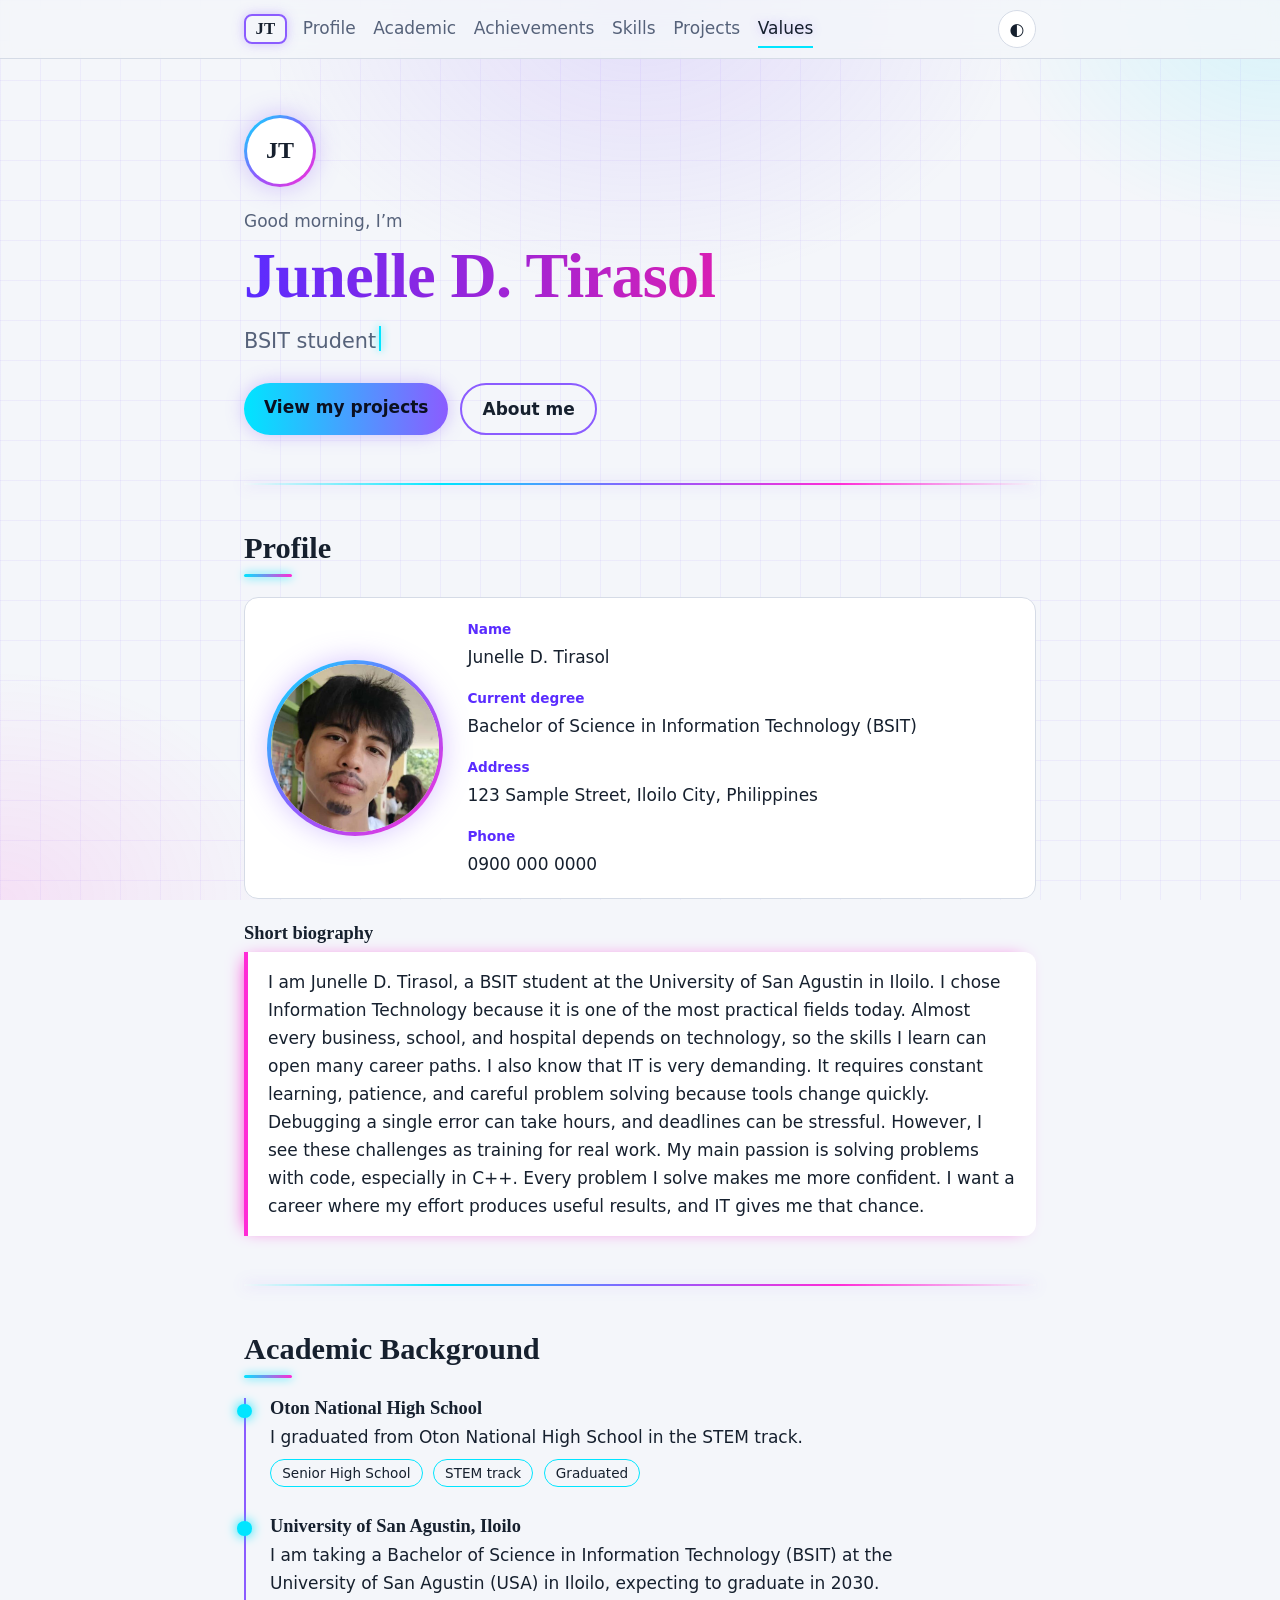
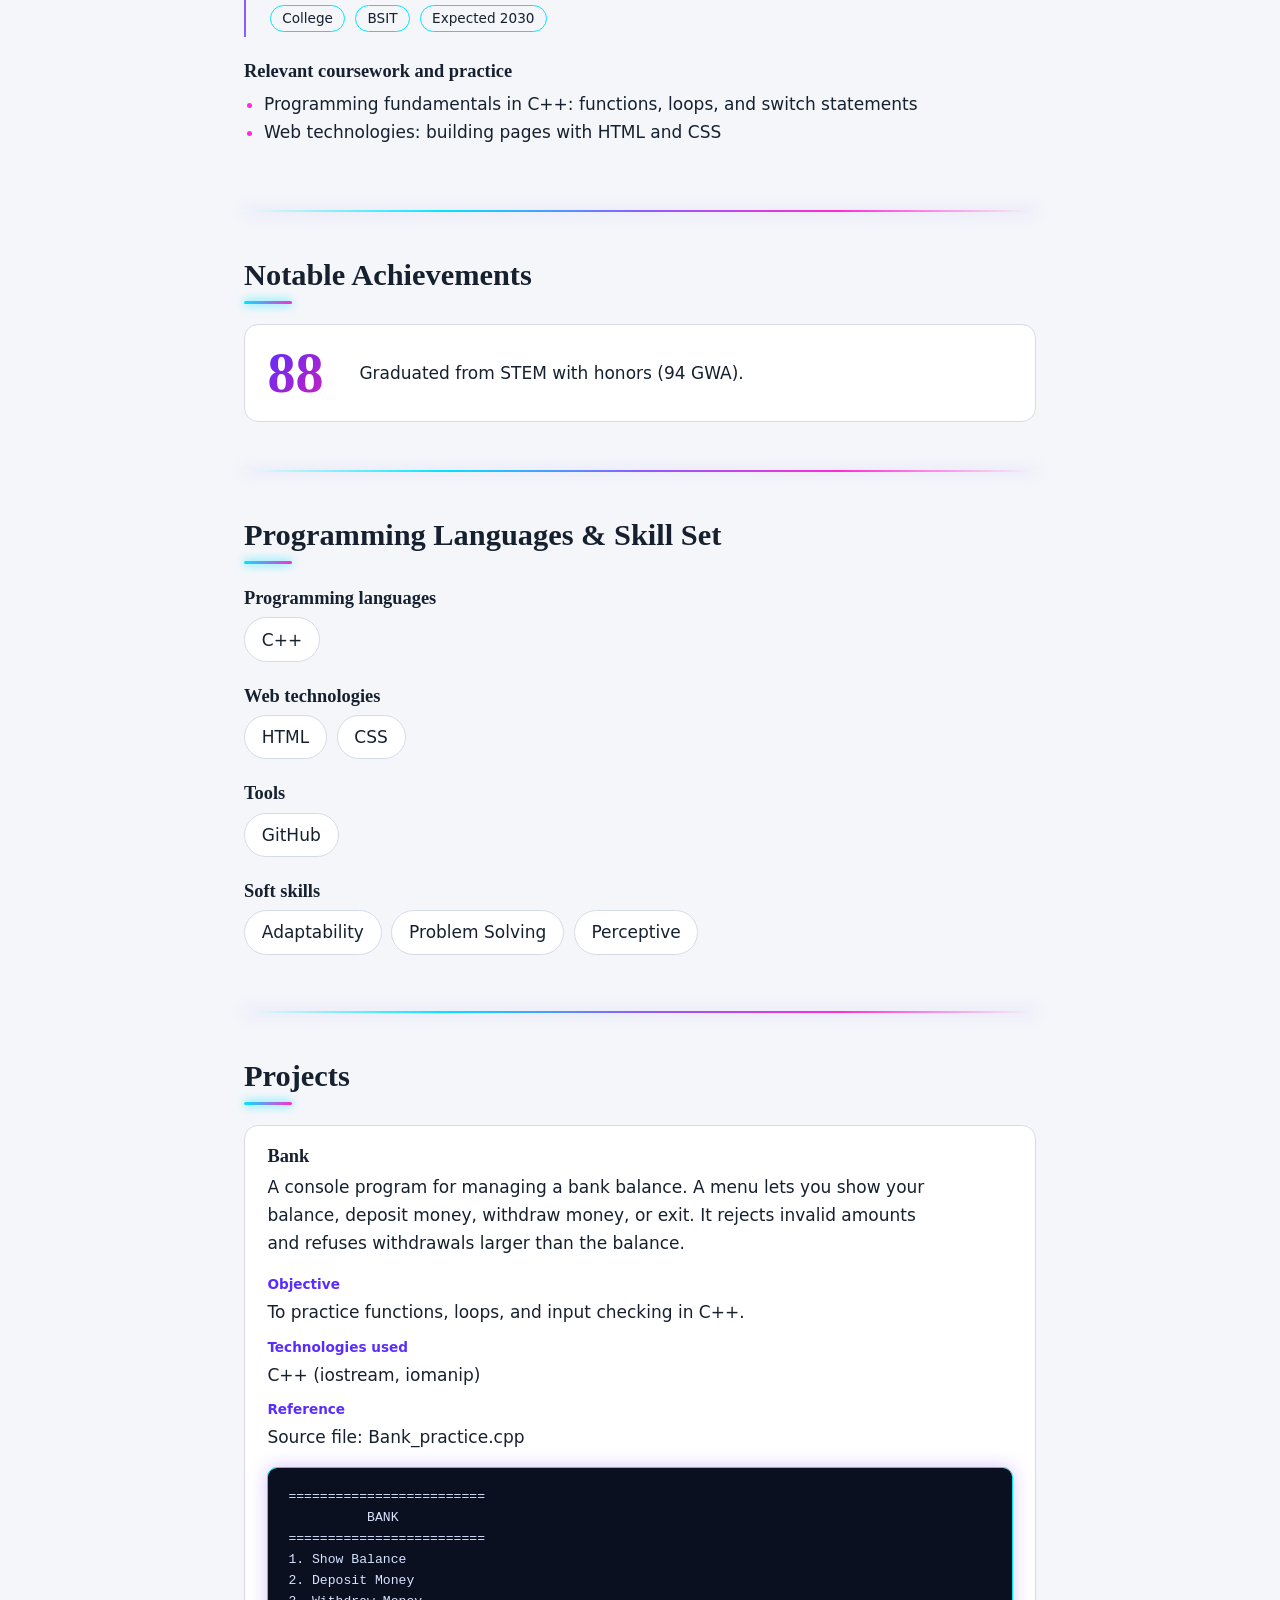
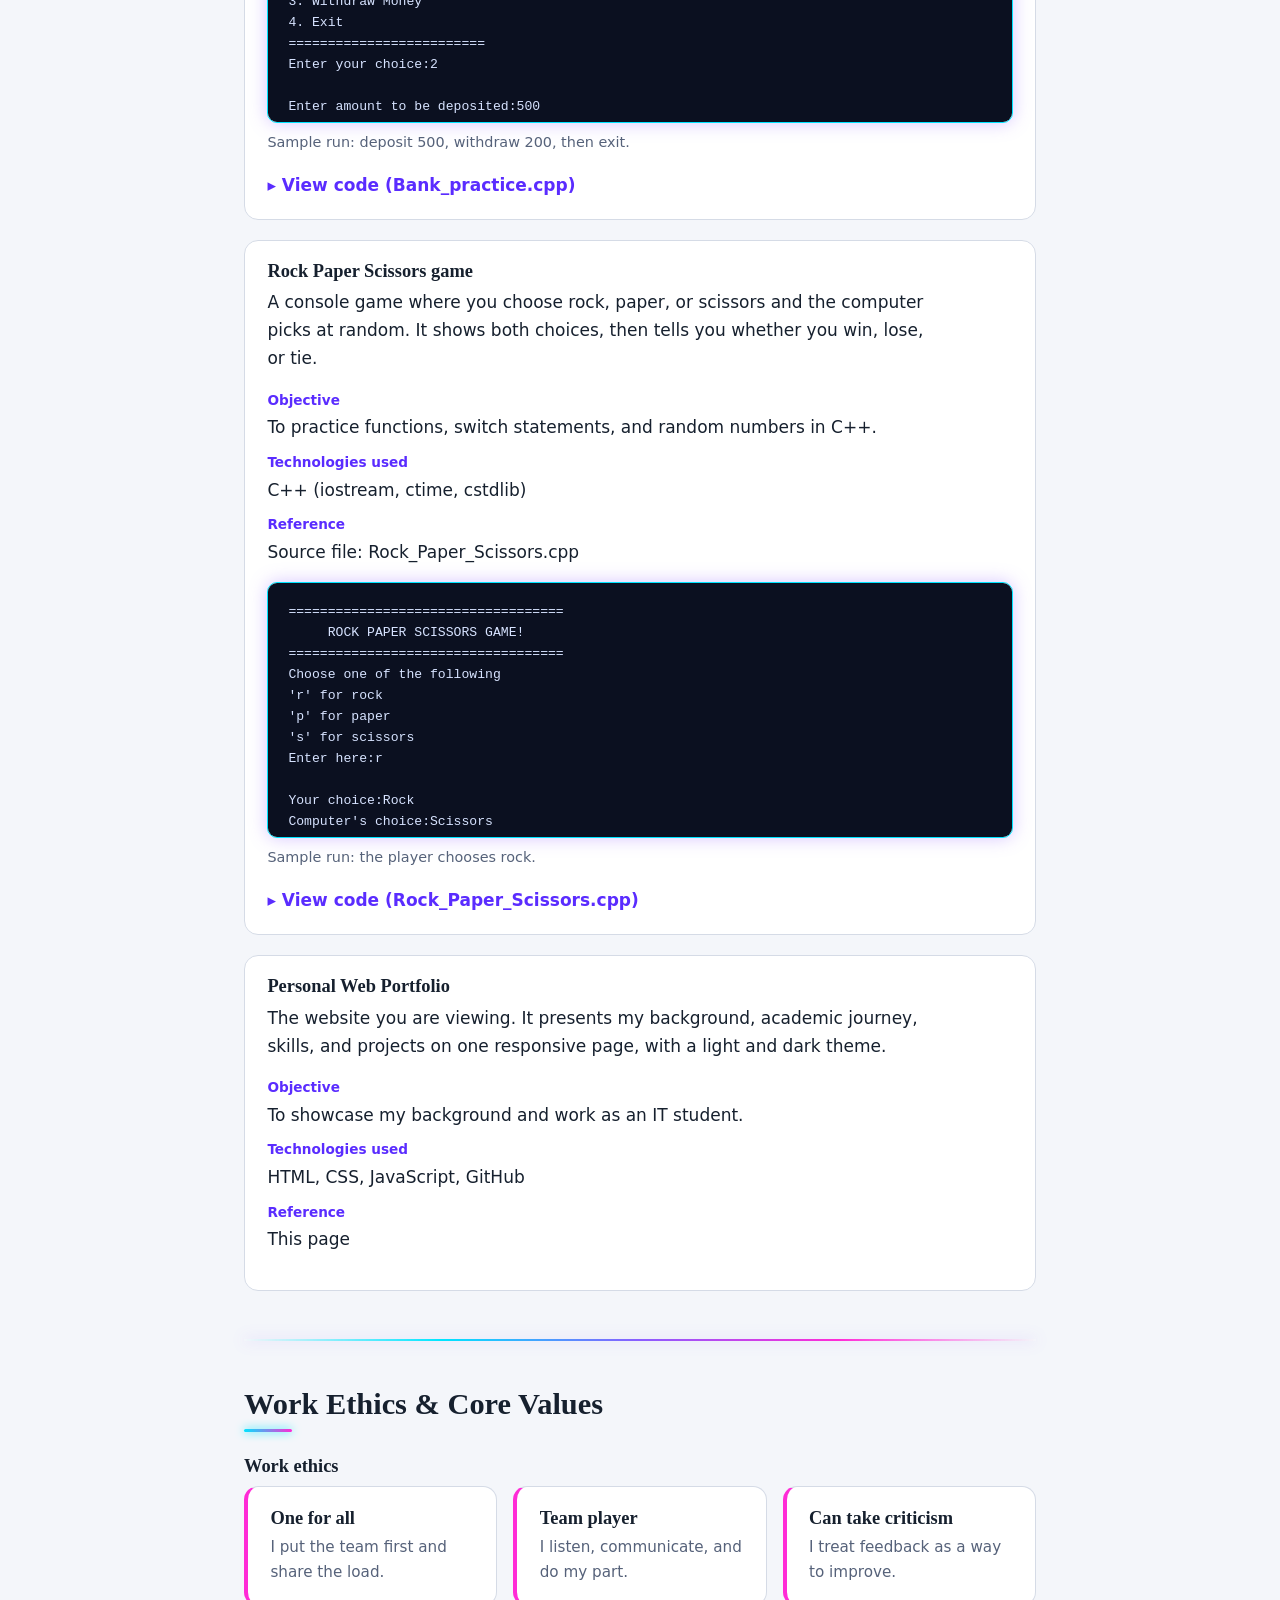
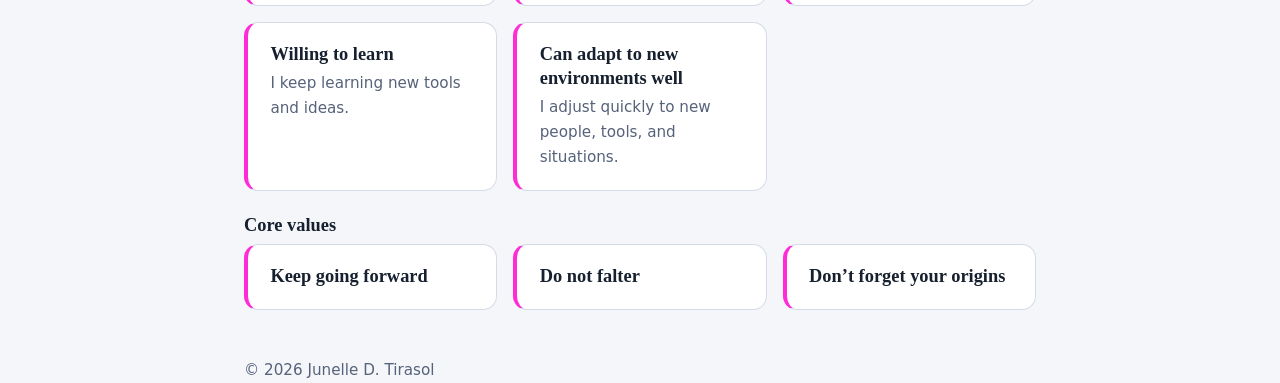
<file: index.html>
<!DOCTYPE html>
<html lang="en">
<head>
  <meta charset="utf-8">
  <meta name="viewport" content="width=device-width, initial-scale=1">
  <title>Junelle D. Tirasol | Portfolio</title>
  <meta name="description" content="Portfolio of Junelle D. Tirasol, BSIT student.">
  <link rel="stylesheet" href="style.css">
  <script>
    document.documentElement.classList.add("js");
    try { var saved = localStorage.getItem("theme"); } catch (e) {}
    document.documentElement.dataset.theme = saved || (matchMedia("(prefers-color-scheme: dark)").matches ? "dark" : "light");
  </script>
</head>
<body>

<div class="progress" id="progress"></div>

<header class="topbar">
  <div class="wrap bar">
    <a class="brand" href="#top" aria-label="Back to the top">JT</a>
    <nav id="nav" aria-label="Main">
      <a href="#profile">Profile</a>
      <a href="#academic">Academic</a>
      <a href="#achievements">Achievements</a>
      <a href="#skills">Skills</a>
      <a href="#projects">Projects</a>
      <a href="#values">Values</a>
    </nav>
    <button class="icon-btn" id="themeBtn" type="button" aria-label="Switch between light and dark theme">◐</button>
  </div>
</header>

<main class="wrap" id="top">

  <div class="hero">
    <div class="avatar" aria-hidden="true">JT</div>
    <p class="hello" id="hello">Hello, I’m</p>
    <h1>Junelle D. Tirasol</h1>
    <p class="typed-line"><span id="typed">BSIT student</span><span class="caret" aria-hidden="true"></span></p>
    <div class="actions">
      <a class="btn" href="#projects">View my projects</a>
      <a class="btn ghost" href="#profile">About me</a>
    </div>
  </div>

  <section id="profile" class="reveal">
    <h2>Profile</h2>
    <div class="profile card" data-tilt>
      <img class="photo" src="profile.jpg" width="480" height="480" alt="Photo of Junelle D. Tirasol">
      <dl class="info">
        <div><dt>Name</dt><dd>Junelle D. Tirasol</dd></div>
        <div><dt>Current degree</dt><dd>Bachelor of Science in Information Technology (BSIT)</dd></div>
        <div><dt>Address</dt><dd>123 Sample Street, Iloilo City, Philippines</dd></div>
        <div><dt>Phone</dt><dd>0900 000 0000</dd></div>
      </dl>
    </div>
    <h3>Short biography</h3>
    <p class="essay">I am Junelle D. Tirasol, a BSIT student at the University of San Agustin in Iloilo. I chose Information Technology because it is one of the most practical fields today. Almost every business, school, and hospital depends on technology, so the skills I learn can open many career paths. I also know that IT is very demanding. It requires constant learning, patience, and careful problem solving because tools change quickly. Debugging a single error can take hours, and deadlines can be stressful. However, I see these challenges as training for real work. My main passion is solving problems with code, especially in C++. Every problem I solve makes me more confident. I want a career where my effort produces useful results, and IT gives me that chance.</p>
  </section>

  <section id="academic" class="reveal">
    <h2>Academic Background</h2>
    <ol class="timeline">
      <li>
        <h3>Oton National High School</h3>
        <p>I graduated from Oton National High School in the STEM track.</p>
        <span class="tag">Senior High School</span> <span class="tag">STEM track</span> <span class="tag">Graduated</span>
      </li>
      <li>
        <h3>University of San Agustin, Iloilo</h3>
        <p>I am taking a Bachelor of Science in Information Technology (BSIT) at the University of San Agustin (USA) in Iloilo, expecting to graduate in 2030.</p>
        <span class="tag">College</span> <span class="tag">BSIT</span> <span class="tag">Expected 2030</span>
      </li>
    </ol>
    <h3>Relevant coursework and practice</h3>
    <ul class="list">
      <li>Programming fundamentals in C++: functions, loops, and switch statements</li>
      <li>Web technologies: building pages with HTML and CSS</li>
    </ul>
  </section>

  <section id="achievements" class="reveal">
    <h2>Notable Achievements</h2>
    <div class="stat card" data-tilt>
      <div class="num"><span data-count="94">94</span></div>
      <p>Graduated from STEM with honors (94 GWA).</p>
    </div>
  </section>

  <section id="skills" class="reveal">
    <h2>Programming Languages &amp; Skill Set</h2>
    <h3>Programming languages</h3>
    <div class="chips">
      <button class="chip" type="button" aria-pressed="false">C++</button>
    </div>
    <h3>Web technologies</h3>
    <div class="chips">
      <button class="chip" type="button" aria-pressed="false">HTML</button>
      <button class="chip" type="button" aria-pressed="false">CSS</button>
    </div>
    <h3>Tools</h3>
    <div class="chips">
      <button class="chip" type="button" aria-pressed="false">GitHub</button>
    </div>
    <h3>Soft skills</h3>
    <div class="chips">
      <button class="chip" type="button" aria-pressed="false">Adaptability</button>
      <button class="chip" type="button" aria-pressed="false">Problem Solving</button>
      <button class="chip" type="button" aria-pressed="false">Perceptive</button>
    </div>
  </section>

  <section id="projects" class="reveal">
    <h2>Projects</h2>

    <article class="project card">
      <h3>Bank</h3>
      <p>A console program for managing a bank balance. A menu lets you show your balance, deposit money, withdraw money, or exit. It rejects invalid amounts and refuses withdrawals larger than the balance.</p>
      <dl class="facts">
        <div><dt>Objective</dt><dd>To practice functions, loops, and input checking in C++.</dd></div>
        <div><dt>Technologies used</dt><dd>C++ (iostream, iomanip)</dd></div>
        <div><dt>Reference</dt><dd>Source file: Bank_practice.cpp</dd></div>
      </dl>
      <figure class="shot">
        <pre><code>=========================
          BANK           
=========================
1. Show Balance
2. Deposit Money
3. Withdraw Money
4. Exit
=========================
Enter your choice:2
 
Enter amount to be deposited:500
-------------------------
Your balance is:$500.00
-------------------------

=========================
          BANK           
=========================
1. Show Balance
2. Deposit Money
3. Withdraw Money
4. Exit
=========================
Enter your choice:3
 
Enter amount to be withdrawn:200
-------------------------
Your balance is:$300.00
-------------------------

=========================
          BANK           
=========================
1. Show Balance
2. Deposit Money
3. Withdraw Money
4. Exit
=========================
Enter your choice:4
 
Thanks for visiting!</code></pre>
        <figcaption>Sample run: deposit 500, withdraw 200, then exit.</figcaption>
      </figure>
      <details>
        <summary>View code (Bank_practice.cpp)</summary>
<pre><code>#include &lt;iostream&gt;
#include &lt;iomanip&gt;
using namespace std;

void showBalance(double balance){
    cout &lt;&lt; "-------------------------" &lt;&lt; endl;
    cout &lt;&lt; "Your balance is:$" &lt;&lt; setprecision(2) &lt;&lt; fixed &lt;&lt; balance &lt;&lt; endl;
    cout &lt;&lt; "-------------------------" &lt;&lt; endl &lt;&lt; endl;
}

double deposit(){
    double amount = 0;

    cout &lt;&lt; "Enter amount to be deposited:";
    cin &gt;&gt; amount;

    if(amount &gt; 0){
        return amount;
    }
    else{
        cout &lt;&lt; "That's not a valid amount:"&lt;&lt; endl;
        return 0;
    }
}

double withdraw(double balance){
    double amount = 0;

    cout &lt;&lt; "Enter amount to be withdrawn:";
    cin &gt;&gt; amount;

    if(amount &gt; balance){
        cout &lt;&lt; "Insufficient funds" &lt;&lt; endl;
        return 0;
    }
    else if(amount &lt; 0){
        cout &lt;&lt; "That's not a valid amount" &lt;&lt; endl;
        return 0;
    }
    else{
        return amount;
    }
}

int main()
{
    double balance = 0;
    int choice = 0;

    do{
        cout &lt;&lt; "=========================" &lt;&lt; endl;
        cout &lt;&lt; "          BANK           " &lt;&lt; endl;
        cout &lt;&lt; "=========================" &lt;&lt; endl;
        cout &lt;&lt; "1. Show Balance" &lt;&lt; endl;
        cout &lt;&lt; "2. Deposit Money" &lt;&lt; endl;
        cout &lt;&lt; "3. Withdraw Money" &lt;&lt; endl;
        cout &lt;&lt; "4. Exit" &lt;&lt; endl;
        cout &lt;&lt; "=========================" &lt;&lt; endl;
        cout &lt;&lt; "Enter your choice:";
        cin &gt;&gt; choice;
        cout &lt;&lt; " " &lt;&lt; endl;

        cin.clear();
        fflush(stdin);

        switch(choice){
            case 1: showBalance(balance);
                break;
            case 2: balance += deposit();
                showBalance(balance);
                break;
            case 3: balance -= withdraw(balance);
                showBalance(balance);
                break;
            case 4: cout &lt;&lt; "Thanks for visiting!" &lt;&lt; endl;
                break;
            default: cout &lt;&lt; "Invalid choice" &lt;&lt; endl;
        }
    }while(choice != 4);
}</code></pre>
      </details>
    </article>

    <article class="project card">
      <h3>Rock Paper Scissors game</h3>
      <p>A console game where you choose rock, paper, or scissors and the computer picks at random. It shows both choices, then tells you whether you win, lose, or tie.</p>
      <dl class="facts">
        <div><dt>Objective</dt><dd>To practice functions, switch statements, and random numbers in C++.</dd></div>
        <div><dt>Technologies used</dt><dd>C++ (iostream, ctime, cstdlib)</dd></div>
        <div><dt>Reference</dt><dd>Source file: Rock_Paper_Scissors.cpp</dd></div>
      </dl>
      <figure class="shot">
        <pre><code>===================================
     ROCK PAPER SCISSORS GAME!     
===================================
Choose one of the following
'r' for rock
'p' for paper
's' for scissors
Enter here:r
 
Your choice:Rock
Computer's choice:Scissors
You win!</code></pre>
        <figcaption>Sample run: the player chooses rock.</figcaption>
      </figure>
      <details>
        <summary>View code (Rock_Paper_Scissors.cpp)</summary>
<pre><code>#include &lt;iostream&gt;
#include &lt;ctime&gt;
#include &lt;cstdlib&gt;
using namespace std;

char getUserChoice(){

    char player;
    cout &lt;&lt; "===================================" &lt;&lt; endl;
    cout &lt;&lt; "     ROCK PAPER SCISSORS GAME!     " &lt;&lt; endl;
    cout &lt;&lt; "===================================" &lt;&lt; endl;

    do{
        cout &lt;&lt; "Choose one of the following" &lt;&lt; endl;
        cout &lt;&lt; "'r' for rock" &lt;&lt; endl;
        cout &lt;&lt; "'p' for paper" &lt;&lt; endl;
        cout &lt;&lt; "'s' for scissors" &lt;&lt; endl;
        cout &lt;&lt; "Enter here:";
        cin &gt;&gt; player;
        cout &lt;&lt; " " &lt;&lt; endl;
    }while(player != 'r' &amp;&amp; player != 'p' &amp;&amp; player != 's');

    return player;
}

char getComputerChoice(){

    srand(time(NULL));
    int num = rand() % 3 + 1;

    switch(num){
        case 1: return 'r';
        case 2: return 'p';
        default: return 's';
    }

}

void showChoice(char player_or_computer){

    switch(player_or_computer){
        case 'r': cout &lt;&lt; "Rock" &lt;&lt; endl;
            break;
        case 'p': cout &lt;&lt; "Paper" &lt;&lt; endl;
            break;
        case 's': cout &lt;&lt; "Scissors" &lt;&lt; endl;
            break;
    }
}

void chooseWinner(char player, char computer){

    switch(player){
        case 'r': if(computer == 'r'){
                cout &lt;&lt; "It's a tie!" &lt;&lt; endl;
            }
            else if(computer == 'p'){
                cout &lt;&lt; "You lose!" &lt;&lt; endl;
            }
            else{
                cout &lt;&lt; "You win!" &lt;&lt; endl;
            }
            break;
        case 'p': if(computer == 'r'){
                cout &lt;&lt; "You win!" &lt;&lt; endl;
            }
            else if(computer == 'p'){
                cout &lt;&lt; "It's a tie!" &lt;&lt; endl;
            }
            else{
                cout &lt;&lt; "You lose!" &lt;&lt; endl;
            }
            break;
        case 's': if(computer == 'r'){
                cout &lt;&lt; "You lose!" &lt;&lt; endl;
            }
            else if(computer == 'p'){
                cout &lt;&lt; "You win!" &lt;&lt; endl;
            }
            else{
                cout &lt;&lt; "It's a tie!" &lt;&lt; endl;
            }
            break;
    }
}

int main() {

    char player;
    char computer;

    player = getUserChoice();
    cout &lt;&lt; "Your choice:";
    showChoice(player);

    computer = getComputerChoice();
    cout &lt;&lt; "Computer's choice:";
    showChoice(computer);

    chooseWinner(player, computer);

}</code></pre>
      </details>
    </article>

    <article class="project card">
      <h3>Personal Web Portfolio</h3>
      <p>The website you are viewing. It presents my background, academic journey, skills, and projects on one responsive page, with a light and dark theme.</p>
      <dl class="facts">
        <div><dt>Objective</dt><dd>To showcase my background and work as an IT student.</dd></div>
        <div><dt>Technologies used</dt><dd>HTML, CSS, JavaScript, GitHub</dd></div>
        <div><dt>Reference</dt><dd>This page</dd></div>
      </dl>
    </article>
  </section>

  <section id="values" class="reveal">
    <h2>Work Ethics &amp; Core Values</h2>
    <h3>Work ethics</h3>
    <ul class="values">
      <li class="card" data-tilt><strong>One for all</strong><span>I put the team first and share the load.</span></li>
      <li class="card" data-tilt><strong>Team player</strong><span>I listen, communicate, and do my part.</span></li>
      <li class="card" data-tilt><strong>Can take criticism</strong><span>I treat feedback as a way to improve.</span></li>
      <li class="card" data-tilt><strong>Willing to learn</strong><span>I keep learning new tools and ideas.</span></li>
      <li class="card" data-tilt><strong>Can adapt to new environments well</strong><span>I adjust quickly to new people, tools, and situations.</span></li>
    </ul>
    <h3>Core values</h3>
    <ul class="values">
      <li class="card" data-tilt><strong>Keep going forward</strong></li>
      <li class="card" data-tilt><strong>Do not falter</strong></li>
      <li class="card" data-tilt><strong>Don’t forget your origins</strong></li>
    </ul>
  </section>

</main>

<footer class="wrap">
  <p>© 2026 Junelle D. Tirasol</p>
</footer>

<button class="top-btn" id="topBtn" type="button" aria-label="Back to top">↑</button>

<script src="script.js"></script>
</body>
</html>
</file>
<file: style.css>
:root{
  --paper:#f4f6fa; --ink:#16202e; --muted:#56627a; --rule:#d5dbe6; --card:#ffffff;
  --bar:rgba(244,246,250,.85);
  --n1:#00e5ff; --n2:#8b5cff; --n3:#ff2bd6;
  --t1:#5a2cff; --t2:#d81fb4; --glow:rgba(139,92,255,.35);
  --mx:50%; --my:0%;
  color-scheme:light;
}
:root[data-theme="dark"]{
  --paper:#0f1521; --ink:#e8edf7; --muted:#98a3b8; --rule:#26304a; --card:#151c2c;
  --bar:rgba(15,21,33,.85);
  --t1:#00e5ff; --t2:#ff2bd6; --glow:rgba(0,229,255,.35);
  color-scheme:dark;
}
*{box-sizing:border-box}
html{scroll-behavior:smooth;scroll-padding-top:4.5rem}
body{margin:0;background:var(--paper);color:var(--ink);font:1.0625rem/1.65 system-ui,-apple-system,"Segoe UI",Roboto,sans-serif;overflow-x:hidden}
body::before{
  content:"";position:fixed;inset:0;z-index:-1;pointer-events:none;
  background:
    radial-gradient(40rem 30rem at var(--mx) var(--my),rgba(139,92,255,.16),transparent 60%),
    radial-gradient(30rem 24rem at 100% 0,rgba(0,229,255,.12),transparent 60%),
    radial-gradient(30rem 24rem at 0 100%,rgba(255,43,214,.10),transparent 60%),
    linear-gradient(rgba(139,92,255,.07) 1px,transparent 1px) 0 0/2.5rem 2.5rem,
    linear-gradient(90deg,rgba(139,92,255,.07) 1px,transparent 1px) 0 0/2.5rem 2.5rem;
}
a{color:var(--t1)}
:focus-visible{outline:3px solid var(--n1);outline-offset:3px;border-radius:4px}
.wrap{max-width:52rem;margin:0 auto;padding:0 1.25rem}
p{margin:0 0 1rem;max-width:42rem}

.progress{position:fixed;top:0;left:0;height:3px;width:0;z-index:30;background:linear-gradient(90deg,var(--n1),var(--n2),var(--n3));box-shadow:0 0 10px var(--n2)}
.topbar{position:sticky;top:0;z-index:20;background:var(--bar);backdrop-filter:blur(10px);-webkit-backdrop-filter:blur(10px);border-bottom:1px solid var(--rule)}
.bar{display:flex;align-items:center;gap:1rem;padding-top:.6rem;padding-bottom:.6rem}
.brand{font:700 1.05rem Georgia,serif;text-decoration:none;color:var(--ink);padding:.2rem .6rem;border:2px solid var(--n2);border-radius:.5rem;box-shadow:0 0 12px var(--glow)}
nav{display:flex;gap:1.1rem;flex:1;overflow-x:auto;scrollbar-width:none}
nav::-webkit-scrollbar{display:none}
nav a{white-space:nowrap;color:var(--muted);text-decoration:none;font-weight:500;padding:.25rem 0;border-bottom:2px solid transparent;transition:color .2s,border-color .2s}
nav a:hover,nav a.on{color:var(--ink);border-color:var(--n1);text-shadow:0 0 10px var(--glow)}
.icon-btn,.top-btn{font:inherit;cursor:pointer;color:var(--ink);background:var(--card);border:1px solid var(--rule);border-radius:50%;width:2.4rem;height:2.4rem;display:grid;place-items:center;transition:box-shadow .2s,border-color .2s,transform .2s,opacity .3s}
.icon-btn:hover,.top-btn:hover{border-color:var(--n1);box-shadow:0 0 14px var(--n1);transform:translateY(-2px)}
.top-btn{position:fixed;right:1rem;bottom:1rem;z-index:25;opacity:0;pointer-events:none}
.top-btn.show{opacity:1;pointer-events:auto}

h1,h2,h3{font-family:"Iowan Old Style","Palatino Linotype",Palatino,Georgia,serif;line-height:1.15;margin:0}
h1{display:inline-block;font-size:clamp(2.4rem,9vw,4rem);letter-spacing:-.01em;color:var(--ink);background:linear-gradient(90deg,var(--t1),var(--t2));-webkit-background-clip:text;background-clip:text;-webkit-text-fill-color:transparent}
h2{font-size:1.9rem;margin-bottom:1.25rem}
h2::after{content:"";display:block;width:3rem;height:3px;margin-top:.5rem;border-radius:3px;background:linear-gradient(90deg,var(--n1),var(--n3));box-shadow:0 0 10px var(--n1)}
h3{font-size:1.15rem;margin:1.5rem 0 .5rem}

.hero{padding:3.5rem 0 3rem}
.avatar{width:4.5rem;height:4.5rem;margin-bottom:1.25rem;display:grid;place-items:center;border:3px solid transparent;border-radius:50%;font:700 1.5rem Georgia,serif;color:var(--ink);background-image:linear-gradient(var(--card),var(--card)),linear-gradient(135deg,var(--n1),var(--n2),var(--n3));background-origin:border-box;background-clip:padding-box,border-box;box-shadow:0 0 24px var(--glow)}
.hello{margin:0 0 .25rem;color:var(--muted)}
.typed-line{font-size:1.3rem;color:var(--muted);margin:.75rem 0 1.5rem;min-height:2rem}
.caret{display:inline-block;width:2px;height:1.2em;margin-left:3px;vertical-align:-.15em;background:var(--n1);box-shadow:0 0 8px var(--n1);animation:blink 1s steps(1) infinite}
@keyframes blink{50%{opacity:0}}
.actions{display:flex;flex-wrap:wrap;gap:.75rem}
.btn{display:inline-block;padding:.65rem 1.25rem;border-radius:999px;font-weight:600;text-decoration:none;color:#0b1020;background:linear-gradient(90deg,var(--n1),var(--n2));box-shadow:0 0 18px var(--glow);transition:transform .2s,box-shadow .2s}
.btn:hover{transform:translateY(-2px);box-shadow:0 0 28px var(--n1)}
.btn.ghost{color:var(--ink);background:transparent;border:2px solid var(--n2);box-shadow:none}
.btn.ghost:hover{box-shadow:0 0 18px var(--n2)}

section{position:relative;padding:3rem 0}
section::before{content:"";position:absolute;left:0;right:0;top:0;height:2px;background:linear-gradient(90deg,transparent,var(--n1),var(--n2),var(--n3),transparent);box-shadow:0 0 14px var(--glow)}
.js .reveal{opacity:0;transform:translateY(18px);transition:opacity .6s,transform .6s}
.js .reveal.in{opacity:1;transform:none}

.card{background:var(--card);border:1px solid var(--rule);border-radius:14px;padding:1.25rem 1.4rem;transition:box-shadow .25s,border-color .25s,transform .15s}
.card:hover{border-color:var(--n2);box-shadow:0 0 22px var(--glow)}
.profile{display:grid;gap:1.5rem;align-items:center;justify-items:center}
@media (min-width:36rem){.profile{grid-template-columns:auto 1fr;justify-items:start}}
.photo{width:min(11rem,60vw);height:auto;aspect-ratio:1;object-fit:cover;border:4px solid transparent;border-radius:50%;background-image:linear-gradient(var(--card),var(--card)),linear-gradient(135deg,var(--n1),var(--n2),var(--n3));background-origin:border-box;background-clip:padding-box,border-box;box-shadow:0 0 28px var(--glow)}
.info{display:grid;gap:1rem;margin:0;width:100%}
.info dt,.facts dt{font-size:.85rem;font-weight:700;color:var(--t1)}
.info dd,.facts dd{margin:.15rem 0 0}
.essay{max-width:none;margin:0;padding:1rem 1.25rem;background:var(--card);border-left:4px solid var(--n3);border-radius:0 12px 12px 0;box-shadow:-6px 0 18px -8px var(--n3)}

.timeline{list-style:none;margin:0;padding:0 0 0 1.5rem;border-left:2px solid var(--n2)}
.timeline li{position:relative;padding-bottom:1.5rem}
.timeline li:last-child{padding-bottom:0}
.timeline li::before{content:"";position:absolute;left:-2.05rem;top:.35rem;width:.9rem;height:.9rem;border-radius:50%;background:var(--n1);box-shadow:0 0 12px var(--n1)}
.timeline h3{margin:0 0 .25rem}
.timeline p{margin:0 0 .4rem}
.tag{display:inline-block;margin:0 .3rem .3rem 0;padding:.1rem .7rem;border:1px solid var(--n1);border-radius:999px;font-size:.85rem}
ul.list{margin:0 0 1rem;padding-left:1.25rem}
li::marker{color:var(--n3)}

.stat{display:flex;align-items:center;gap:1.25rem}
.stat .num{min-width:4.5rem;font:700 3.5rem/1 Georgia,serif;background:linear-gradient(135deg,var(--t1),var(--t2));-webkit-background-clip:text;background-clip:text;-webkit-text-fill-color:transparent}
.stat p{margin:0}

.chips{display:flex;flex-wrap:wrap;gap:.6rem;margin-bottom:.5rem}
.chip{font:inherit;cursor:pointer;color:var(--ink);background:var(--card);border:1px solid var(--rule);border-radius:999px;padding:.45rem 1.05rem;transition:border-color .2s,box-shadow .2s,transform .2s}
.chip:hover{border-color:var(--n1);box-shadow:0 0 14px var(--n1);transform:translateY(-2px)}
.chip[aria-pressed="true"]{color:#0b1020;border-color:transparent;background:linear-gradient(90deg,var(--n1),var(--n2));box-shadow:0 0 18px var(--glow)}

.project + .project{margin-top:1.25rem}
.project h3{margin:0 0 .4rem}
.facts{display:grid;gap:.6rem;margin:0 0 1rem}
.shot{margin:0 0 1rem}
.shot pre{max-height:16rem;overflow:auto;border-color:var(--n1);font-size:.82rem}
.shot figcaption{margin-top:.5rem;color:var(--muted);font-size:.9rem}
details{margin-top:.25rem}
summary{cursor:pointer;color:var(--t1);font-weight:600;list-style:none}
summary::-webkit-details-marker{display:none}
summary::before{content:"▸ "}
details[open] summary::before{content:"▾ "}
.codebar{display:flex;justify-content:flex-end;margin-top:.75rem}
.copy{font:inherit;font-size:.9rem;font-weight:600;cursor:pointer;color:#0b1020;background:linear-gradient(90deg,var(--n1),var(--n2));border:0;border-radius:999px;padding:.3rem .95rem;transition:box-shadow .2s}
.copy:hover{box-shadow:0 0 16px var(--n1)}
pre{margin:.5rem 0 0;padding:1.1rem 1.25rem;overflow-x:auto;background:#0b1020;color:#d7e3ff;border:1px solid var(--n2);border-radius:10px;box-shadow:0 0 18px var(--glow);font:.88rem/1.6 ui-monospace,SFMono-Regular,Menlo,Consolas,monospace}

.values{list-style:none;margin:0;padding:0;display:grid;gap:1rem}
@media (min-width:40rem){.values{grid-template-columns:repeat(auto-fit,minmax(13.5rem,1fr))}}
.values li{border-left:4px solid var(--n3)}
.values strong{display:block;font:600 1.15rem/1.3 Georgia,serif}
.values span{display:block;margin-top:.25rem;color:var(--muted);font-size:.95rem}

footer{padding:2rem 0 3rem;color:var(--muted);font-size:.95rem}
footer p{margin:0}

@media (prefers-reduced-motion:reduce){
  *,*::before,*::after{animation:none!important;transition:none!important;scroll-behavior:auto!important}
  .js .reveal{opacity:1;transform:none}
}
</file>
